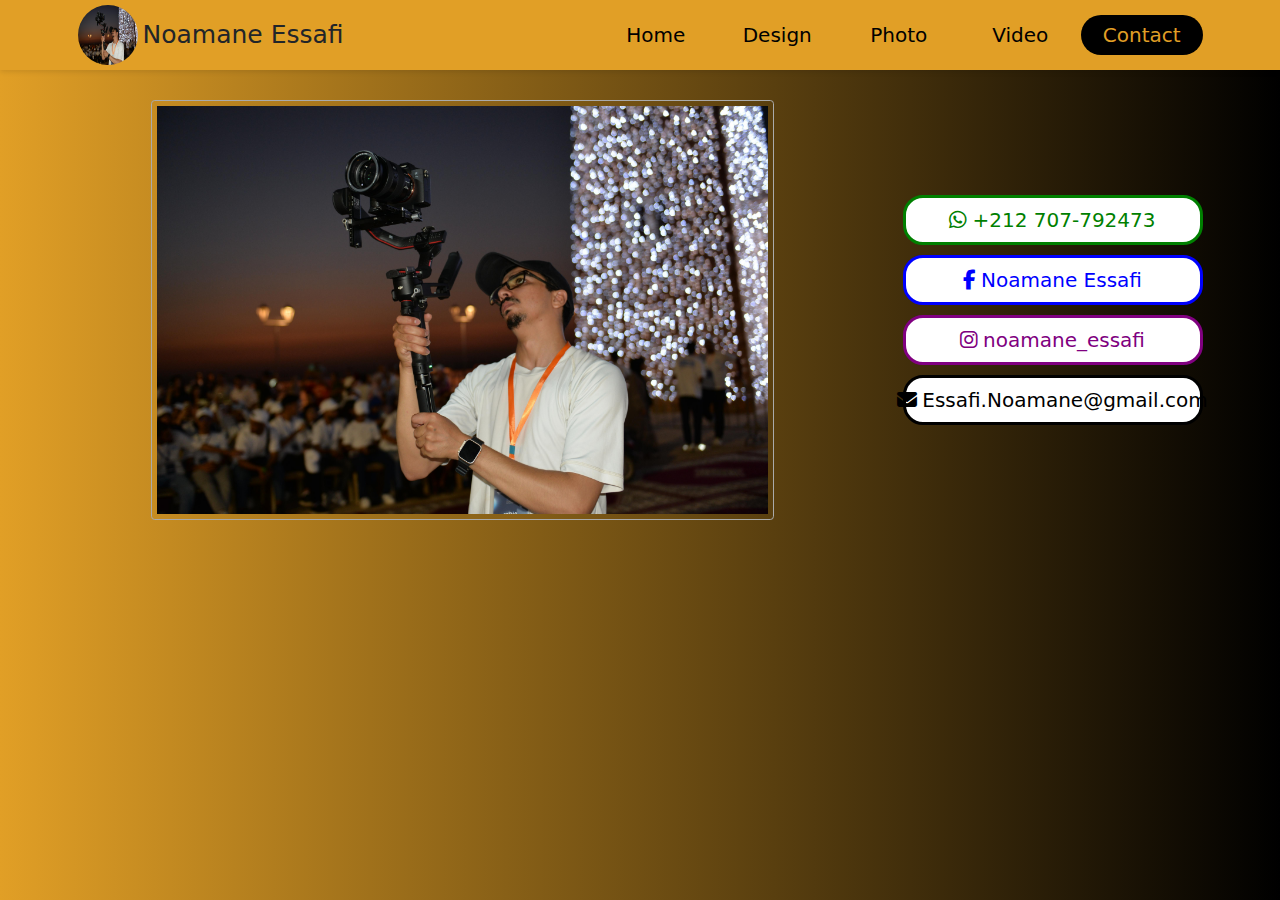
<file: contact.html>
<!DOCTYPE html>
<html lang="en">
  <head>
    <meta charset="UTF-8" />
    <meta name="viewport" content="width=device-width, initial-scale=1.0" />
    <title>CONTACT</title>
    <link
      href="https://cdn.jsdelivr.net/npm/bootstrap@5.3.3/dist/css/bootstrap.min.css"
      rel="stylesheet"
    />
    <link
      rel="stylesheet"
      href="https://cdnjs.cloudflare.com/ajax/libs/font-awesome/6.7.2/css/all.min.css"
    />
    <link rel="stylesheet" href="style.css" />
  </head>
  <body class="contact-page">
    <!-- hamburger -->
    <div class="hamburger-parent">
      <div class="hamburger d-flex">
        <span></span>
        <span></span>
        <span></span>
      </div>
    </div>

    <!-- Sidebar -->
    <nav class="sidebar">
      <ul class="nav-list navbar-nav d-flex flex-row mb-0">
        <li><a href="index.html" class="nav-link px-3">Home</a></li>
        <li><a href="designgraphy.html" class="nav-link px-3">Design</a></li>
        <li><a href="photography.html" class="nav-link px-3">Photo</a></li>
        <li><a href="videography.html" class="nav-link px-3">Video</a></li>
        <li><a href="contact.html" class="nav-link active px-3">Contact</a></li>
      </ul>
    </nav>

    <!-- Navbar -->
    <header class="navbar navbar-expand-lg navbar-light">
      <div
        class="navbar-inner container d-flex align-items-center justify-content-between"
      >
        <div class="logo d-flex align-items-center">
          <img
            src="home/images/new-photo-noamane.jpg"
            alt="Noamane Essafi"
            class="photo-designer me-2"
          />
          <h1 class="name-designer mb-0">Noamane Essafi</h1>
        </div>

        <nav class="container-nav">
          <ul class="nav-list navbar-nav d-flex flex-row mb-0">
            <li><a href="index.html" class="nav-link px-3">Home</a></li>
            <li>
              <a href="designgraphy.html" class="nav-link px-3">Design</a>
            </li>
            <li><a href="photography.html" class="nav-link px-3">Photo</a></li>
            <li><a href="videography.html" class="nav-link px-3">Video</a></li>
            <li>
              <a href="contact.html" class="nav-link active px-3">Contact</a>
            </li>
          </ul>
        </nav>
      </div>
    </header>

    <!-- Contact Section -->
    <main class="contact">
      <section
        class="contact-inner container d-flex flex-column flex-md-row align-items-center justify-content-center my-5"
      >
        <div
          class="img-contact d-flex justify-content-center align-items-center w-80 mb-4 mb-md-0"
        >
          <img
            src="home/images/new-photo-noamane.jpg"
            alt="Noamane Essafi"
            class="img-fluid rounded img-style mb-4 mb-md-0 me-md-4"
          />
        </div>

        <div class="info-contact d-flex align-items-center flex-column gap-3">
          <!-- <h1>contact</h1> -->
          <a
            href=" https://wa.me/message/LKDVWB4S5346E1"
            class="d-flex justify-content-center align-items-center"
            target="_blank"
            rel="noopener noreferrer"
            ><i class="fab fa-whatsapp me-2"></i>+212 707-792473</a
          >
          <a
            href="https://www.facebook.com/noaman.bm"
            class="d-flex justify-content-center align-items-center"
            target="_blank"
            rel="noopener noreferrer"
            ><i class="fab fa-facebook-f me-2"></i> Noamane Essafi</a
          >
          <a
            href="https://www.instagram.com/noamane_essafi"
            class="d-flex justify-content-center align-items-center"
            target="_blank"
            rel="noopener noreferrer"
            ><i class="fab fa-instagram me-2"></i> noamane_essafi</a
          >
          <a
            href="mailto:Essafi.Noamane@gmail.com"
            class="d-flex justify-content-center align-items-center"
            target="_blank"
            rel="noopener noreferrer"
            ><i class="fas fa-envelope me-2"></i> Essafi.Noamane@gmail.com</a
          >
        </div>
      </section>
    </main>

    <!-- Scripts -->
    <script src="main.js"></script>
    <script src="https://cdn.jsdelivr.net/npm/bootstrap@5.3.3/dist/js/bootstrap.bundle.min.js"></script>
  </body>
</html>
</file>
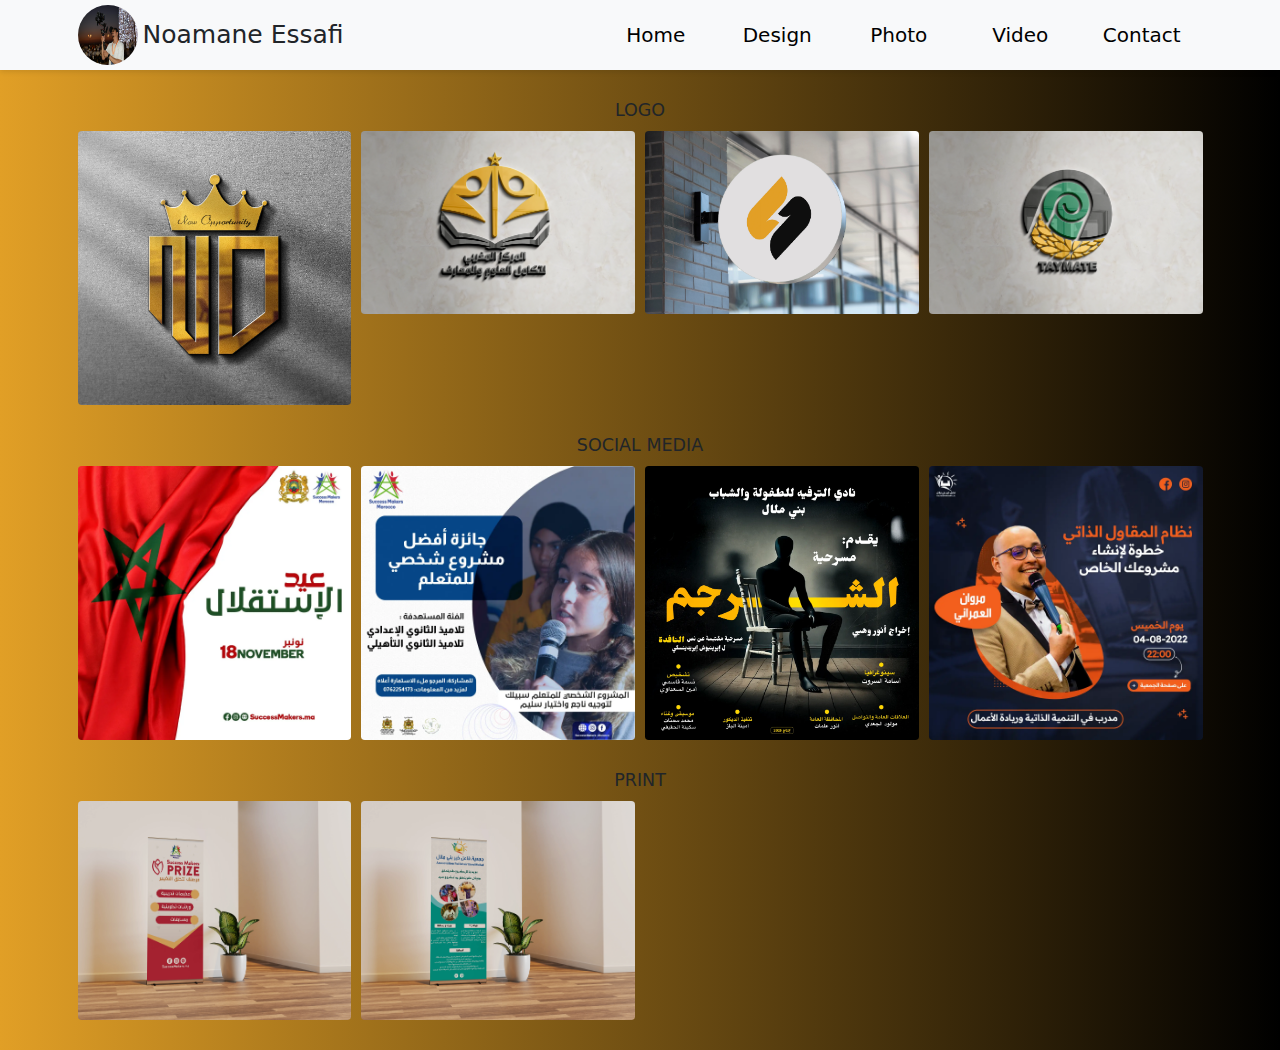
<file: designgraphy.html>
<!DOCTYPE html>
<html lang="en">
<head>
    <meta charset="UTF-8">
    <meta name="viewport" content="width=device-width, initial-scale=1.0">
    <title>DESIGN</title>
    <link href="https://cdn.jsdelivr.net/npm/bootstrap@5.3.3/dist/css/bootstrap.min.css" rel="stylesheet">
    <link rel="stylesheet" href="https://cdnjs.cloudflare.com/ajax/libs/font-awesome/6.7.2/css/all.min.css">
    <link rel="stylesheet" href="style.css">
</head>
<body class="designgraphy-page">
    <!-- hamburger -->
        <div class="hamburger-parent">
            <div class="hamburger d-flex">
                <span></span>
                <span></span>
                <span></span>
            </div>
        </div>

    <!-- Sidebar -->
    <nav class="sidebar">            
        <ul class="nav-list navbar-nav d-flex flex-row mb-0">
            <li><a href="index.html" class="nav-link px-3">Home</a></li>
            <li><a href="designgraphy.html" class="nav-link px-3">Design</a></li>
            <li><a href="photography.html" class="nav-link px-3">Photo</a></li>
            <li><a href="videography.html" class="nav-link px-3">Video</a></li>
            <li><a href="contact.html" class="nav-link px-3">Contact</a></li>
        </ul>
    </nav>

    <!-- Navbar -->
    <header class="navbar navbar-expand-lg navbar-light bg-light">
        <div class="navbar-inner container d-flex align-items-center justify-content-between">

            <div class="logo d-flex align-items-center">
                <img src="home/images/new-photo-noamane.jpg" alt="Noamane Essafi" class="photo-designer me-2">
                <h1 class="name-designer mb-0">Noamane Essafi</h1>
            </div>

            <nav class="container-nav">
                <ul class="nav-list navbar-nav d-flex flex-row mb-0">
                    <li><a href="index.html" class="nav-link px-3">Home</a></li>
                    <li><a href="designgraphy.html" class="nav-link px-3">Design</a></li>
                    <li><a href="photography.html" class="nav-link px-3">Photo</a></li>
                    <li><a href="videography.html" class="nav-link px-3">Video</a></li>
                    <li><a href="contact.html" class="nav-link px-3">Contact</a></li>
                </ul>
            </nav>
        </div>
    </header>

    <!-- Design Section -->
    <main class="designgraphy">
        <!-- Part One: Logo -->
        <div class="part-one container my-5">
            <h3 class="part-one-title text-center mb-3">LOGO</h3>
            <div class="row g-3">
                <div class="col-sm-6  col-lg-3">
                    <img src="home/images/386.webp" alt="Logo Design 1" class="img-fluid rounded">
                </div>
                <div class="col-sm-6  col-lg-3">
                    <img src="home/images/56.webp" alt="Logo Design 2" class="img-fluid rounded">
                </div>
                <div class="col-sm-6  col-lg-3">
                    <img src="home/images/5800894.webp" alt="Logo Design 3" class="img-fluid rounded">
                </div>
                <div class="col-sm-6  col-lg-3">
                    <img src="home/images/TYMT.webp" alt="Logo Design 4" class="img-fluid rounded">
                </div>
            </div>
        </div>

        <!-- Part Two: Social Media -->
        <div class="part-two container my-5">
            <h3 class="part-two-title text-center mb-3">SOCIAL MEDIA</h3>
            <div class="row g-3">
                <div class=" col-sm-6  col-lg-3">
                    <img src="home/images/258714967_1930994990412987_8549731141135558734_n.webp" alt="Social Media Design 1" class="img-fluid rounded">
                </div>
                <div class=" col-sm-6  col-lg-3">
                    <img src="home/images/284639518_2075438882635263_8952335359286310196_n.webp" alt="Social Media Design 2" class="img-fluid rounded">
                </div>
                <div class=" col-sm-6  col-lg-3">
                    <img src="home/images/الشرجم.webp" alt="Social Media Design 3" class="img-fluid rounded">
                </div>
                <div class=" col-sm-6  col-lg-3">
                    <img src="home/images/مروان العمراني.webp" alt="Social Media Design 4" class="img-fluid rounded">
                </div>
            </div>
        </div>

        <!-- Part Three: Print -->
        <div class="part-three container my-5">
            <h3 class="part-three-title text-center mb-3">PRINT</h3>
            <div class="row g-3">
                <div class=" col-sm-6  col-lg-3">
                    <img src="home/images/21487898mock.webp" alt="Print Design 1" class="img-fluid rounded">
                </div>
                <div class=" col-sm-6  col-lg-3">
                    <img src="home/images/ROLL UP FAIL KHAIR.webp" alt="Print Design 2" class="img-fluid rounded">
                </div>
            </div>
        </div>
    </main>

    <!-- Scripts -->
    <script src="main.js"></script>
    <script src="https://cdn.jsdelivr.net/npm/bootstrap@5.3.3/dist/js/bootstrap.bundle.min.js"></script>

</body>
</html>
</file>
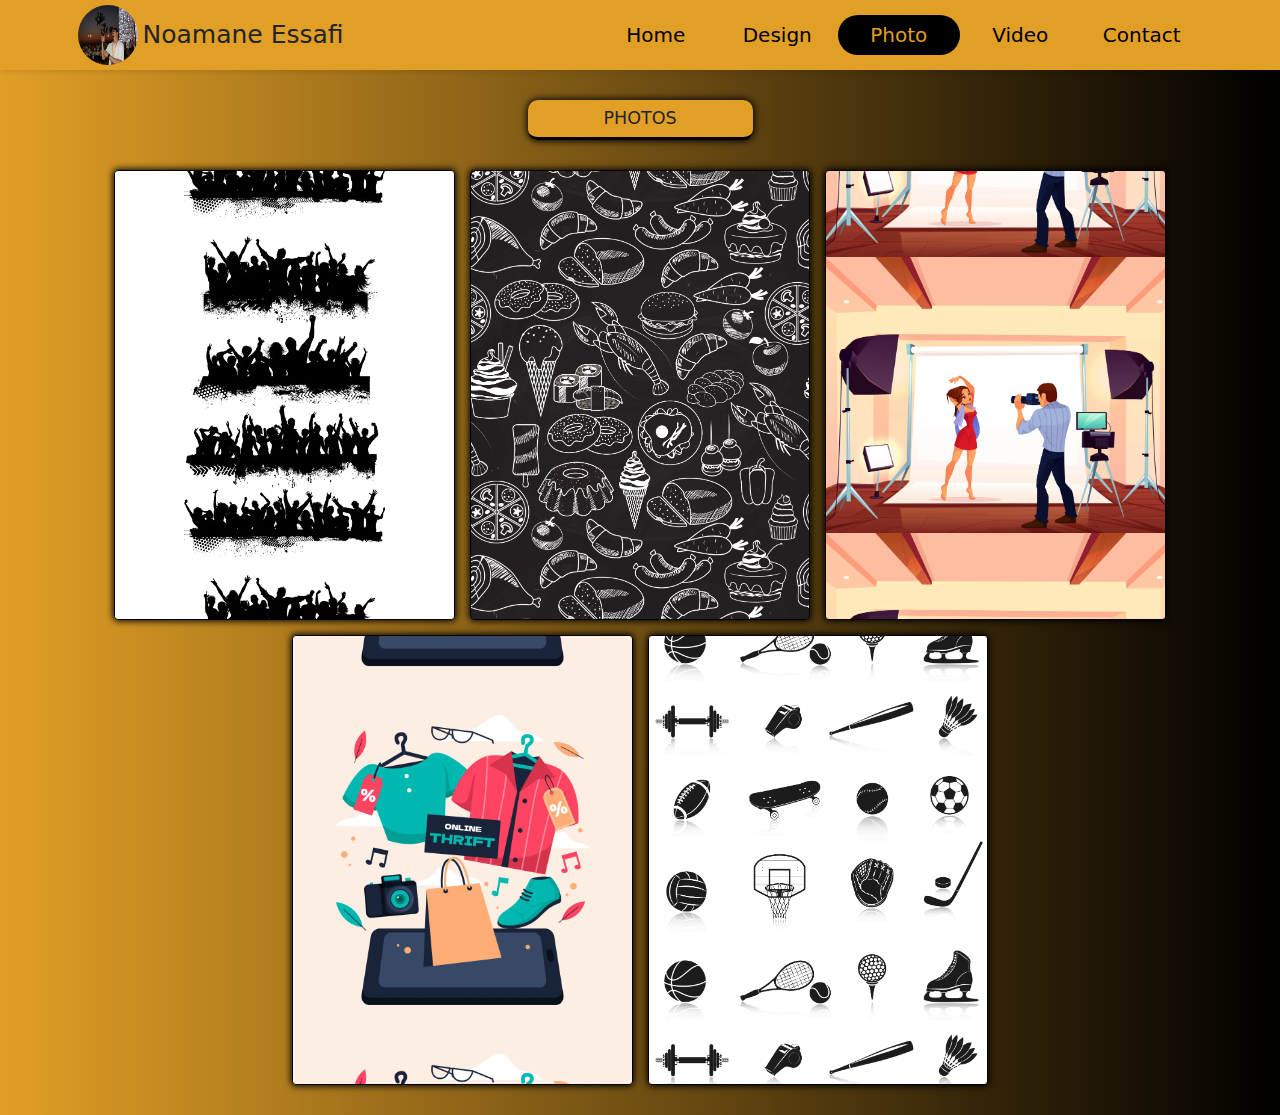
<file: photography.html>
<!DOCTYPE html>
<html lang="en">
  <head>
    <meta charset="UTF-8" />
    <meta name="viewport" content="width=device-width, initial-scale=1.0" />
    <title>PHOTO</title>
    <link
      href="https://cdn.jsdelivr.net/npm/bootstrap@5.3.3/dist/css/bootstrap.min.css"
      rel="stylesheet"
    />
    <link
      rel="stylesheet"
      href="https://cdnjs.cloudflare.com/ajax/libs/font-awesome/6.7.2/css/all.min.css"
    />
    <link rel="stylesheet" href="style.css" />
  </head>
  <body class="home-page">
    <!-- hamburger -->
    <div class="hamburger-parent">
      <div class="hamburger d-flex">
        <span></span>
        <span></span>
        <span></span>
      </div>
    </div>

    <!-- Sidebar -->
    <nav class="sidebar">
      <ul class="nav-list navbar-nav d-flex flex-row mb-0">
        <li><a href="index.html" class="nav-link px-3">Home</a></li>
        <li>
          <a href="designgraphy.html" class="nav-link px-3">Design</a>
        </li>
        <li>
          <a href="photography.html" class="nav-link active px-3">Photo</a>
        </li>
        <li><a href="videography.html" class="nav-link px-3">Video</a></li>
        <li><a href="contact.html" class="nav-link px-3">Contact</a></li>
      </ul>
    </nav>

    <!-- Navbar -->
    <header class="navbar navbar-expand-lg navbar-light">
      <div
        class="navbar-inner container d-flex align-items-center justify-content-between"
      >
        <div class="logo d-flex align-items-center">
          <img
            src="home/images/new-photo-noamane.jpg"
            alt="Noamane Essafi"
            class="photo-designer me-2"
          />
          <h1 class="name-designer mb-0">Noamane Essafi</h1>
        </div>

        <nav class="container-nav">
          <ul class="nav-list navbar-nav d-flex flex-row mb-0">
            <li><a href="index.html" class="nav-link px-3">Home</a></li>
            <li>
              <a href="designgraphy.html" class="nav-link px-3">Design</a>
            </li>
            <li>
              <a href="photography.html" class="nav-link active px-3">Photo</a>
            </li>
            <li><a href="videography.html" class="nav-link px-3">Video</a></li>
            <li><a href="contact.html" class="nav-link px-3">Contact</a></li>
          </ul>
        </nav>
      </div>
    </header>

    <!-- Services Section -->
    <section class="services container text-center my-5">
      <h3 class="title mb-4">PHOTOS</h3>
      <div class="services-box row gap-4 justify-content-center m-5">
        <a
          class="event col-12 col-md-6 col-lg-3 btn btn-outline-primary"
          href="event.html"
        >
          <span>EVENT</span>
        </a>
        <a
          class="food col-12 col-md-6 col-lg-3 btn btn-outline-primary"
          href="food.html"
        >
          <span>FOOD</span>
        </a>
        <a
          class="portrait col-12 col-md-6 col-lg-3 btn btn-outline-primary"
          href="portrait.html"
        >
          <span>PORTRAIT</span>
        </a>
        <a
          class="product col-12 col-md-6 col-lg-3 btn btn-outline-primary"
          href="product.html"
        >
          <span>PRODUCT</span>
        </a>
        <a
          class="sport col-12 col-md-6 col-lg-3 btn btn-outline-primary"
          href="sport.html"
        >
          <span>SPORT</span>
        </a>
      </div>
    </section>

    <!-- Scripts -->
    <script src="https://cdn.jsdelivr.net/npm/bootstrap@5.3.3/dist/js/bootstrap.bundle.min.js"></script>
    <script src="main.js"></script>
  </body>
</html>
</file>
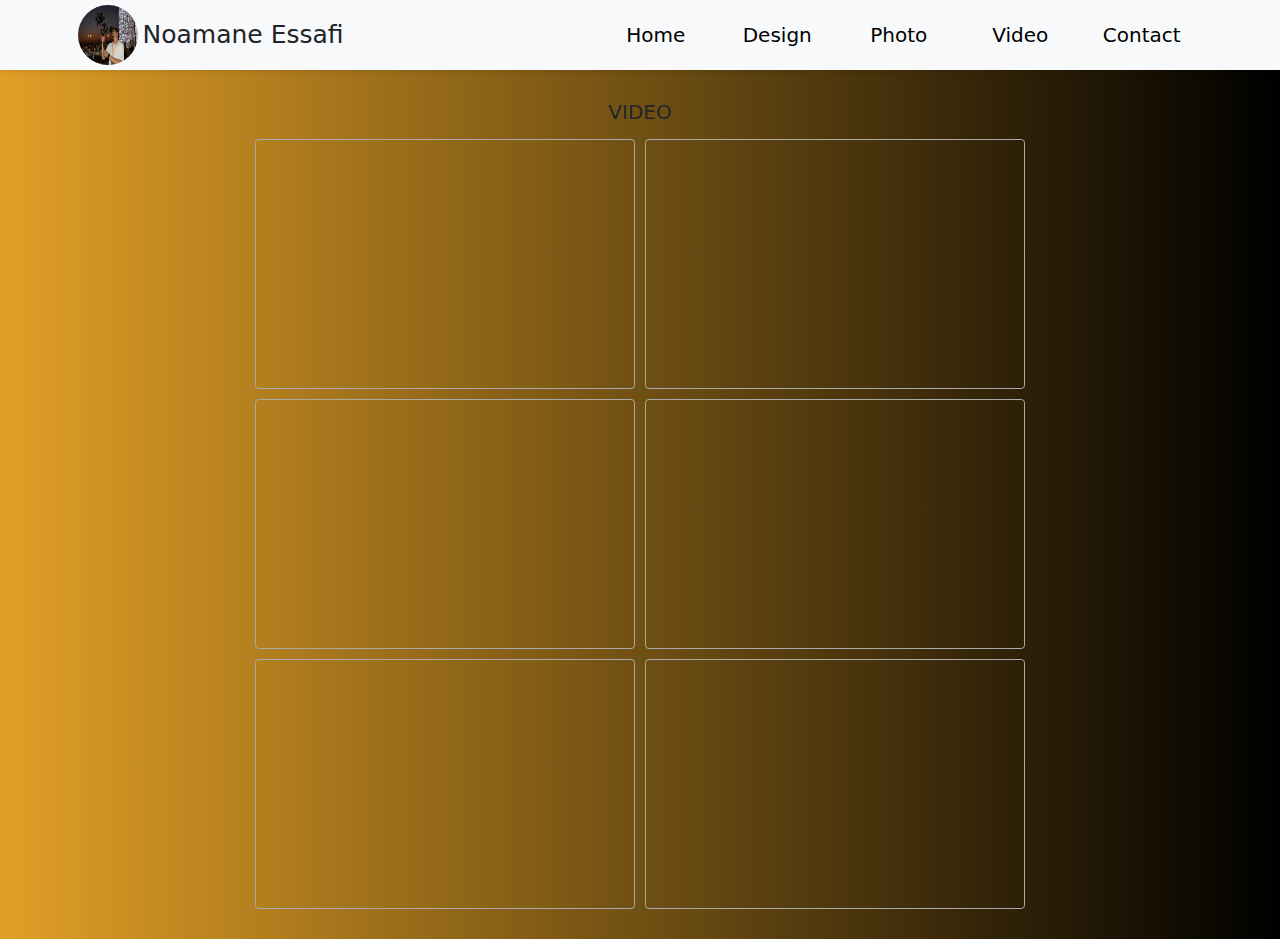
<file: videography.html>
<!DOCTYPE html>
<html lang="en">
<head>
    <meta charset="UTF-8">
    <meta name="viewport" content="width=device-width, initial-scale=1.0">
    <title>VIDEO</title>
    <link href="https://cdn.jsdelivr.net/npm/bootstrap@5.3.3/dist/css/bootstrap.min.css" rel="stylesheet">
    <link rel="stylesheet" href="https://cdnjs.cloudflare.com/ajax/libs/font-awesome/6.7.2/css/all.min.css">
    <link rel="stylesheet" href="style.css">

</head>
<body>
        <!-- hamburger -->
        <div class="hamburger-parent">
            <div class="hamburger d-flex">
                <span></span>
                <span></span>
                <span></span>
            </div>
        </div>

    <!-- Sidebar -->
    <nav class="sidebar">            
        <ul class="nav-list navbar-nav d-flex flex-row mb-0">
            <li><a href="index.html" class="nav-link px-3">Home</a></li>
            <li><a href="designgraphy.html" class="nav-link px-3">Design</a></li>
            <li><a href="photography.html" class="nav-link px-3">Photo</a></li>
            <li><a href="videography.html" class="nav-link px-3">Video</a></li>
            <li><a href="contact.html" class="nav-link px-3">Contact</a></li>
        </ul>
    </nav>

    <!-- Navbar -->
    <header class="navbar navbar-expand-lg navbar-light bg-light">
        <div class="navbar-inner container d-flex align-items-center justify-content-between">

            <div class="logo d-flex align-items-center">
                <img src="home/images/new-photo-noamane.jpg" alt="Noamane Essafi" class="photo-designer me-2">
                <h1 class="name-designer mb-0">Noamane Essafi</h1>
            </div>

            <nav class="container-nav">
                <ul class="nav-list navbar-nav d-flex flex-row mb-0">
                    <li><a href="index.html" class="nav-link px-3">Home</a></li>
                    <li><a href="designgraphy.html" class="nav-link px-3">Design</a></li>
                    <li><a href="photography.html" class="nav-link px-3">Photo</a></li>
                    <li><a href="videography.html" class="nav-link px-3">Video</a></li>
                    <li><a href="contact.html" class="nav-link px-3">Contact</a></li>
                </ul>
            </nav>
        </div>
    </header>
    <!-- Vidiegraphy Section -->
    <main class="videography">
        <section class="our-works container my-5">
            <h2 class="our-works-title text-center mb-4">VIDEO</h2>
            <div class="container-videos row g-3 d-flex justify-content-center align-items-center">
                <div class="w-auto  col-sm-12 col-md-6 col-lg-4 d-flex justify-content-center align-items-center h-fit">
                    <iframe src="https://drive.google.com/file/d/1wOpQND6NV9Hc1dMkYtw38uniaj6ikkVg/preview" alt="Video 1" title="" loading="lazy" allowfullscreen class="img-fluid rounded"></iframe>
                </div>
                <div class=" w-auto col-sm-12 col-md-6 col-lg-4 d-flex justify-content-center align-items-center h-fit">
                    <iframe src="https://drive.google.com/file/d/1L2wkn4lJ5TsNZRtwX9n-wt4X-Ee8otCz/preview" alt="Video 2" title="" loading="lazy" allowfullscreen class="img-fluid rounded"></iframe>
                </div>
                <div class="w-auto  col-sm-12 col-md-6 col-lg-4 d-flex justify-content-center align-items-center h-fit">
                    <iframe src="https://drive.google.com/file/d/1uo_JE1CVmIOCLPM8MnnKsCIGeOZcPhyw/preview" alt="Video 3" title="" loading="lazy" allowfullscreen class="img-fluid rounded"></iframe>
                </div>
                <div class="w-auto  col-sm-12  col-md-6 col-lg-4 d-flex justify-content-center align-items-center h-fit">
                    <iframe src="https://drive.google.com/file/d/1bj5uHWCDNTA3dMuDAxfUr_lNrSHUuMSQ/preview" alt="Video 4" title="" loading="lazy" allowfullscreen class="img-fluid rounded"></iframe>
                </div>
                <div class="w-auto  col-sm-12  col-md-6 col-lg-4 d-flex justify-content-center align-items-center h-fit">
                    <iframe src="https://drive.google.com/file/d/151W_y3rTzwcP41f4TtJtb0tIuFgltII8/preview" alt="Video 5" title="" loading="lazy" allowfullscreen class="img-fluid rounded"></iframe>
                </div>
                <div class="w-auto  col-sm-12  col-md-6 col-lg-4 d-flex justify-content-center align-items-center h-fit">
                    <iframe src="https://drive.google.com/file/d/1bfTrg-pYVy3KpQlJ5zUi8C5DUgKqNj5j/preview" alt="Video 6" title="" loading="lazy" allowfullscreen class="img-fluid rounded"></iframe>
                </div>
            </div>
        </section>
    </main>

    <!-- Scripts -->
    <script src="main.js"></script>
    <script src="https://cdn.jsdelivr.net/npm/bootstrap@5.3.3/dist/js/bootstrap.bundle.min.js"></script>

</body>
</html>
</file>
<file: style.css>
/* main font size */
html {
    font-size: 62.5% !important;
}

/* body styles */
body {
    background: linear-gradient(to right, #e19f26, black);
    overflow-x: hidden;
}

/* My Frame Work */
.w-80 {
    width: 80% !important;
}

.h-fit {
    height: fit-content;
}

/* Body Header Style */
body header {
    position: fixed;
    top: 0;
    left: 0;
    width: 100%;
    height: 7rem;
    background-color: #e19f26;
    z-index: 998;
    box-shadow: 0 2px 5px rgba(0, 0, 0, 0.1);
}

/* designer photo */
.navbar .logo .photo-designer {
    width: 6rem;
    height: 6rem;
    border-radius: 100px;
}

.navbar .container-nav {
    width: 54%;
}

.navbar .container-nav ul {
    justify-content: space-evenly;
}

.navbar .container-nav ul li {
    width: 100%;
}

.nav-link {
    color: black;
    font-size: clamp(1rem, 2vw, 2rem);
    text-align: center;
    border-radius: 20px;
    transition: 1s ease-in-out;
}

.nav-link.active {
    background-color: black;
    color: #e19f26 !important;
}

.hamburger-parent {
    display: none;
    position: absolute;
    top: 2rem;
    right: 1rem;
}

@media (max-width: 769px) {
    .hamburger-parent {
        display: flex;
    }

    .container-nav {
        display: none;
    }
}

.hamburger {
    cursor: pointer;
    display: flex;
    flex-direction: column;
    justify-content: center;
    align-items: center;
    width: 4rem;
    height: 2.5rem;
    z-index: 1001;
}

.hamburger span {
    display: block;
    width: 80%;
    height: 0.2rem;
    background-color: black;
    margin: 0.3rem 0;
    border-radius: 5px;
    transition: 600ms;
}

.hamburger.active :nth-child(1) {
    transform: rotate(45deg) translate(0px, 11px);
    background-color: #e19f26;
}

.hamburger.active :nth-child(2) {
    transform: translateX(-100%);
    width: 0;
}

.hamburger.active :nth-child(3) {
    transform: rotate(-45deg) translate(0px, -11px);
    background-color: #e19f26;
}

.sidebar {
    display: block;
    position: fixed;
    top: 0;
    right: 0;
    width: 60%;
    height: 90vh;
    background-color: rgba(0, 0, 0, 0.55);
    border-radius: 10px 0 0 10px;
    z-index: 999;
    transform: translateX(100%);
    transition: transform 600ms ease 200ms;
}

.sidebar.active {
    transform: translateX(0);
}

.sidebar ul {
    position: relative;
    top: 65px;
}

.sidebar .nav-list {
    flex-direction: column !important;
}

.sidebar .nav-link {
    color: #aaa;
    font-size: 2rem;
    padding: 2rem;
    margin-left: 2rem;
}

.sidebar .nav-link:hover {
    color: white;
}

/* Titles Style */
.title {
    background: #e19f26;
    width: 12rem;
    min-width: 20%;
    height: 4rem;
    margin: auto;
    align-content: center;
    border-radius: 10px;
    border-bottom: solid black;
    box-shadow: 0px 0px 7px 1px black;
}

.services a {
    display: flex;
    justify-content: space-evenly;
    flex-direction: column;
    width: 32%;
    min-width: 30rem;
    height: 50vh;
    overflow: hidden;
    background-size: 100%;
    background-position: center;
    color: black;
    border: solid 1px black;
    box-shadow: 0px 0px 7px 1px black;
    transition: background-size 600ms ease;
}

.services a:hover {
    background-size: 130%;
    color: #e19f26;
    border: solid 0 #e19f26;
    box-shadow: 0px 0px 7px 1px #e19f26;
}

.services a * {
    font-size: 0rem;
    transition: 600ms;
}

.services a:hover * {
    font-size: 4rem;
}

/* Services Links Backgrounds Style */
a.design {
    background-image: url("home/images/services/2951471.webp");
}

a.photo {
    background-image: url("home/images/services/4738.webp");
}

a.video {
    background-image: url("home/images/services/2206_w039_n003_255b_p1_255.webp");
}

/* Design Links Backgrounds Style */
a.logo {
    background-image: url("home/images/design/8082114.webp");
}

a.social-media {
    background-image: url("home/images/design/312071-P9COAA-428.webp");
}

a.print {
    background-image: url("home/images/design/5121953.webp");
}

/* Photo Links Backgrounds Style */
a.event {
    background-image: url("home/images/photo/3998.webp");
}

a.food {
    background-image: url("home/images/photo/43589.webp");
}

a.portrait {
    background-image: url("home/images/photo/1844.webp");
}

a.product {
    background-image: url("home/images/photo/8401852.webp");
}

a.sport {
    background-image: url("home/images/photo/757.webp");
}


/* Design Style */
.designgraphy .design-home img {
    height: 100%;
}

/*  Photo Style:
    Image-Home Style When Get Active*/
@media (min-width: 768px) {
    .photography .container .img-home.active {
        position: fixed !important;
        top: 52% !important;
        left: 50% !important;
        transform: translate(-50%, -50%);
        width: 70vw;
        height: 90vh;
        margin: 0;
        border-radius: 20px;
        z-index: 10000;
        background-color: black;
    }
}

/* Images Style */
.img-style {
    padding: 0.5rem;
    border: solid 0.1rem #aaa;
    cursor: pointer;
    transition: 0.3s ease-in-out;
}

.photography .container img:hover {
    box-shadow: 0 0 2px 1px black;
}

/* Iframe Style */
.iframe-home {
    position: relative;
    width: fit-content;
}

.videography .container-videos iframe {
    min-width: 38rem;
    height: 25rem;
    border: solid 0.1rem #aaa;
    cursor: pointer;
    transition: transform 0.5s ease;
}

.iframe-home .cover {
    position: absolute;
    width: 100%;
    height: 100%;
}

/* Contact Style */
.contact .contact-inner {
    gap: 4rem;
}

@media (max-width: 767px) {
    .contact .contact-inner {
        gap: 0;
    }
}

.contact .img-contact img {
    max-height: 42rem;
}

.contact .info-contact {
    width: 100%;
    max-width: 30rem;
    min-width: 27rem;
    font-size: initial;
}

:root {
    --back-gd-parent: white;
    --color-child-wa: green;
    --color-child-fa: blue;
    --color-child-in: purple;
    --color-child-em: black;
}

.contact .info-contact a {
    width: 100%;
    height: 5rem;
    padding: 2rem;
    border: solid;
    border-radius: 20px;
    font-size: clamp(1.5rem, 2vw, 2rem);
    transition: 0.5s;
}

.contact .info-contact> :nth-child(1) {
    background: linear-gradient(to left, white 50%, green 50%);
    background-position: right;
    background-size: 200% 100%;
    color: green;
}

.contact .info-contact> :nth-child(2) {
    background: linear-gradient(to left, white 50%, blue 50%);
    background-position: right;
    background-size: 200% 100%;
    color: blue;
}

.contact .info-contact> :nth-child(3) {
    background: linear-gradient(to left, white 50%, purple 50%);
    background-position: right;
    background-size: 200% 100%;
    color: purple;
}

.contact .info-contact> :nth-child(4) {
    background: linear-gradient(to left, white 50%, black 50%);
    background-position: right;
    background-size: 200% 100%;
    color: black;
}

.contact .info-contact> :nth-child(1):hover {
    background-position: left;
    color: white;
    border: solid green;
}

.contact .info-contact> :nth-child(2):hover {
    background-position: left;
    color: white;
    border: solid blue;
}

.contact .info-contact> :nth-child(3):hover {
    background-position: left;
    color: white;
    border: solid purple;
}

.contact .info-contact> :nth-child(4):hover {
    background-position: left;
    color: white;
    border: solid black;
}

.contact .info-contact a {
    text-decoration: none;
    color: inherit;
}
</file>
